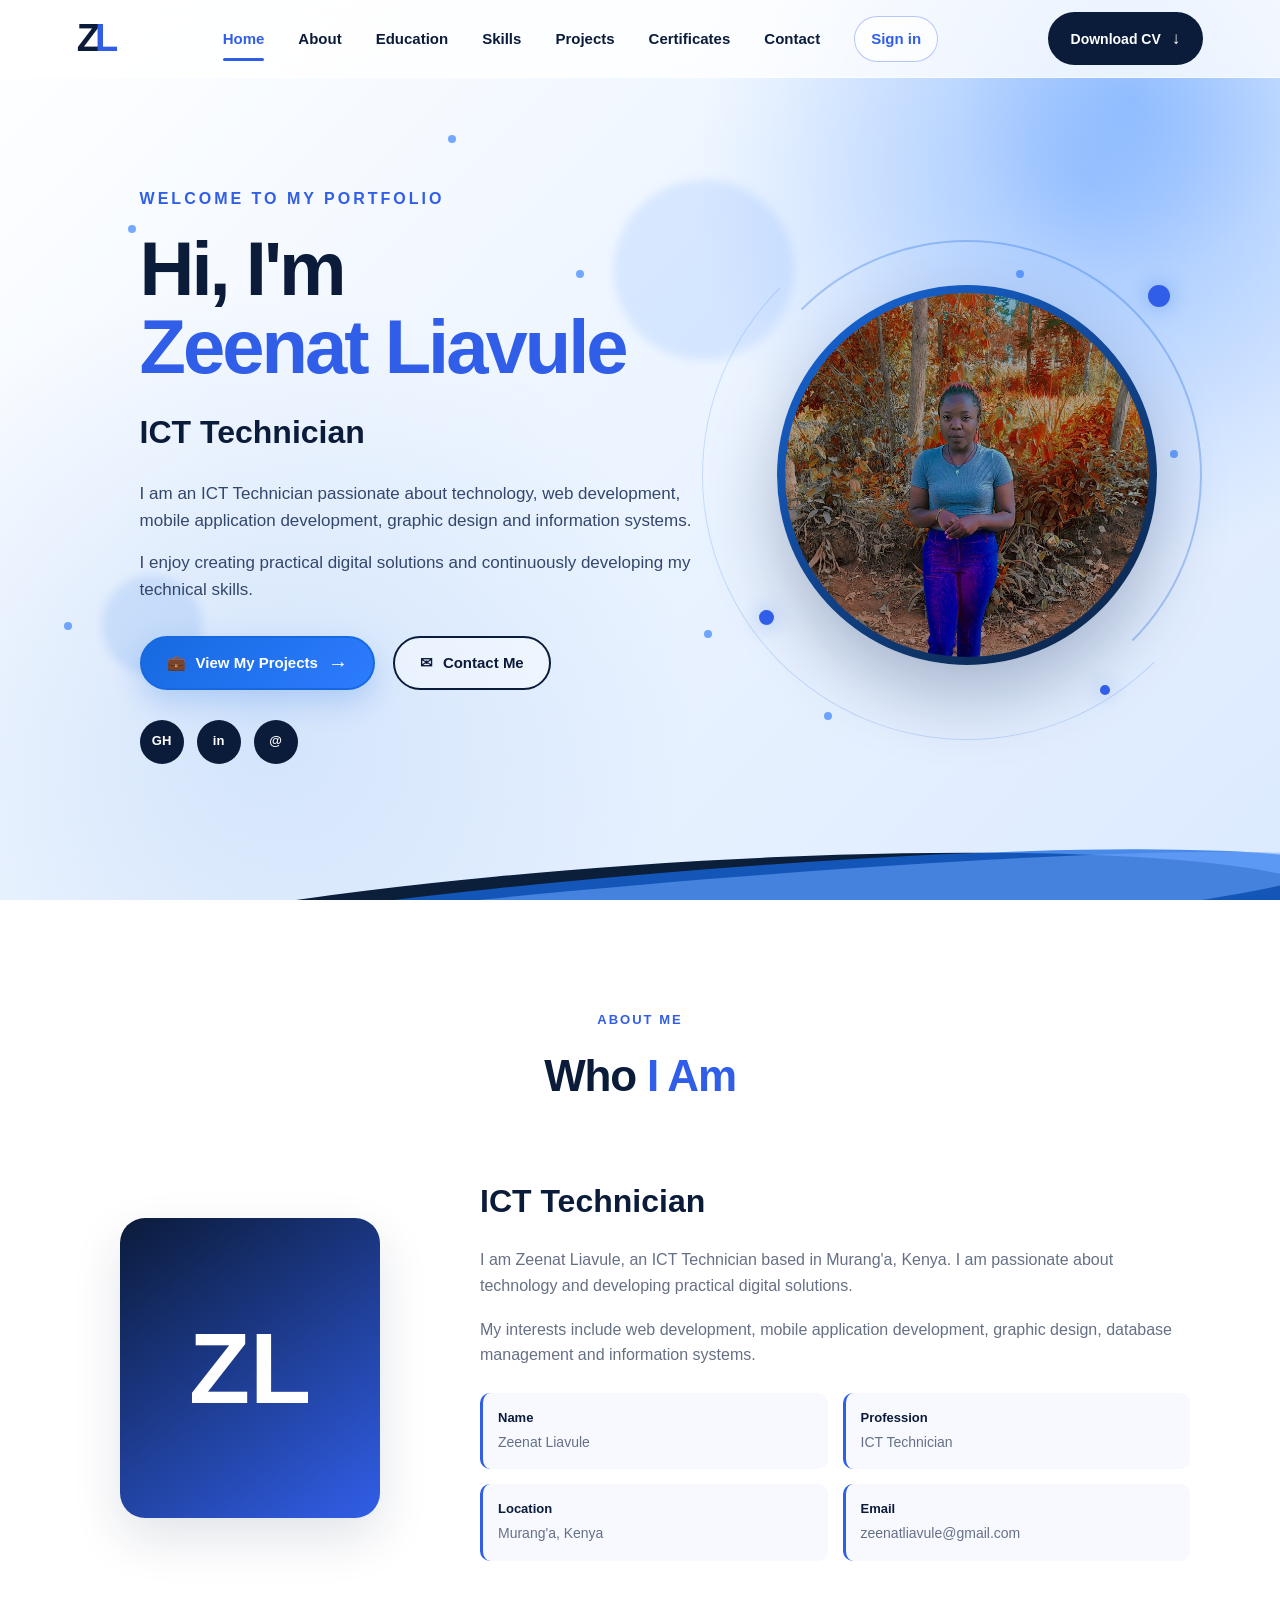
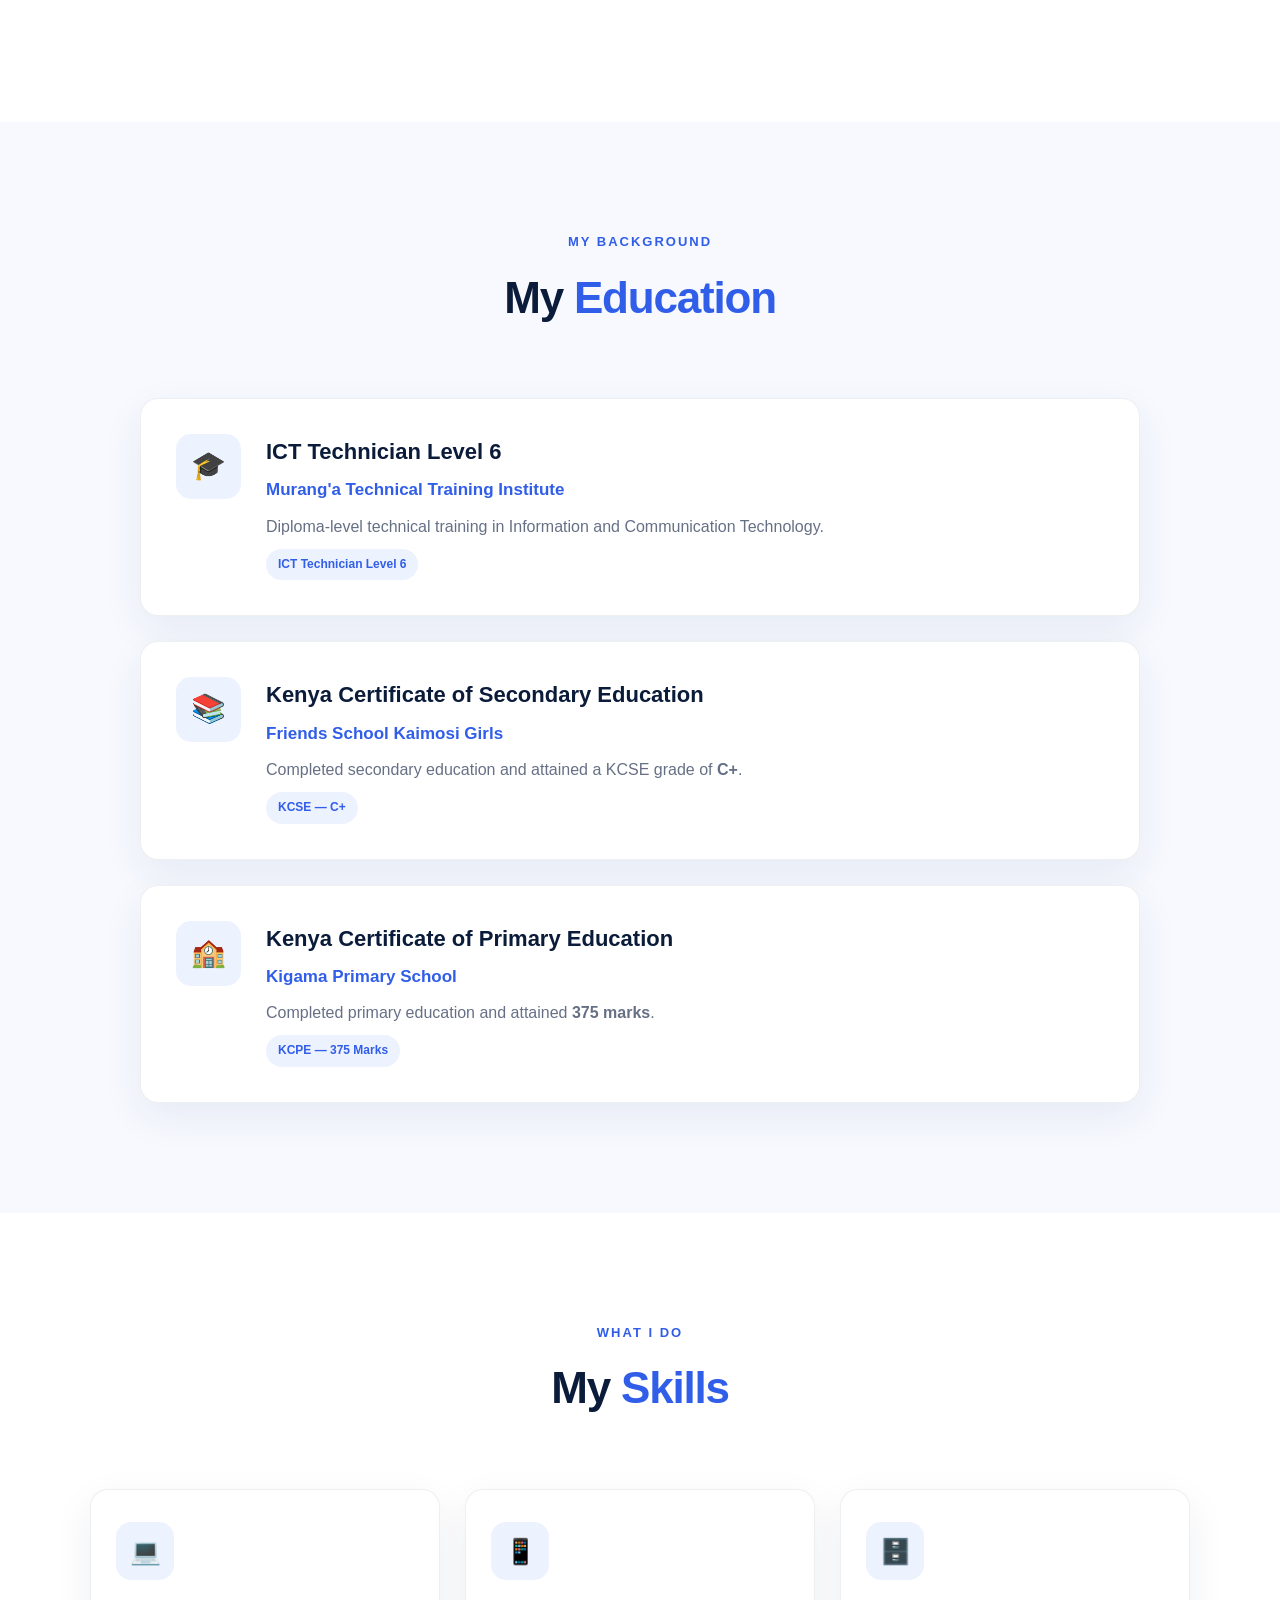
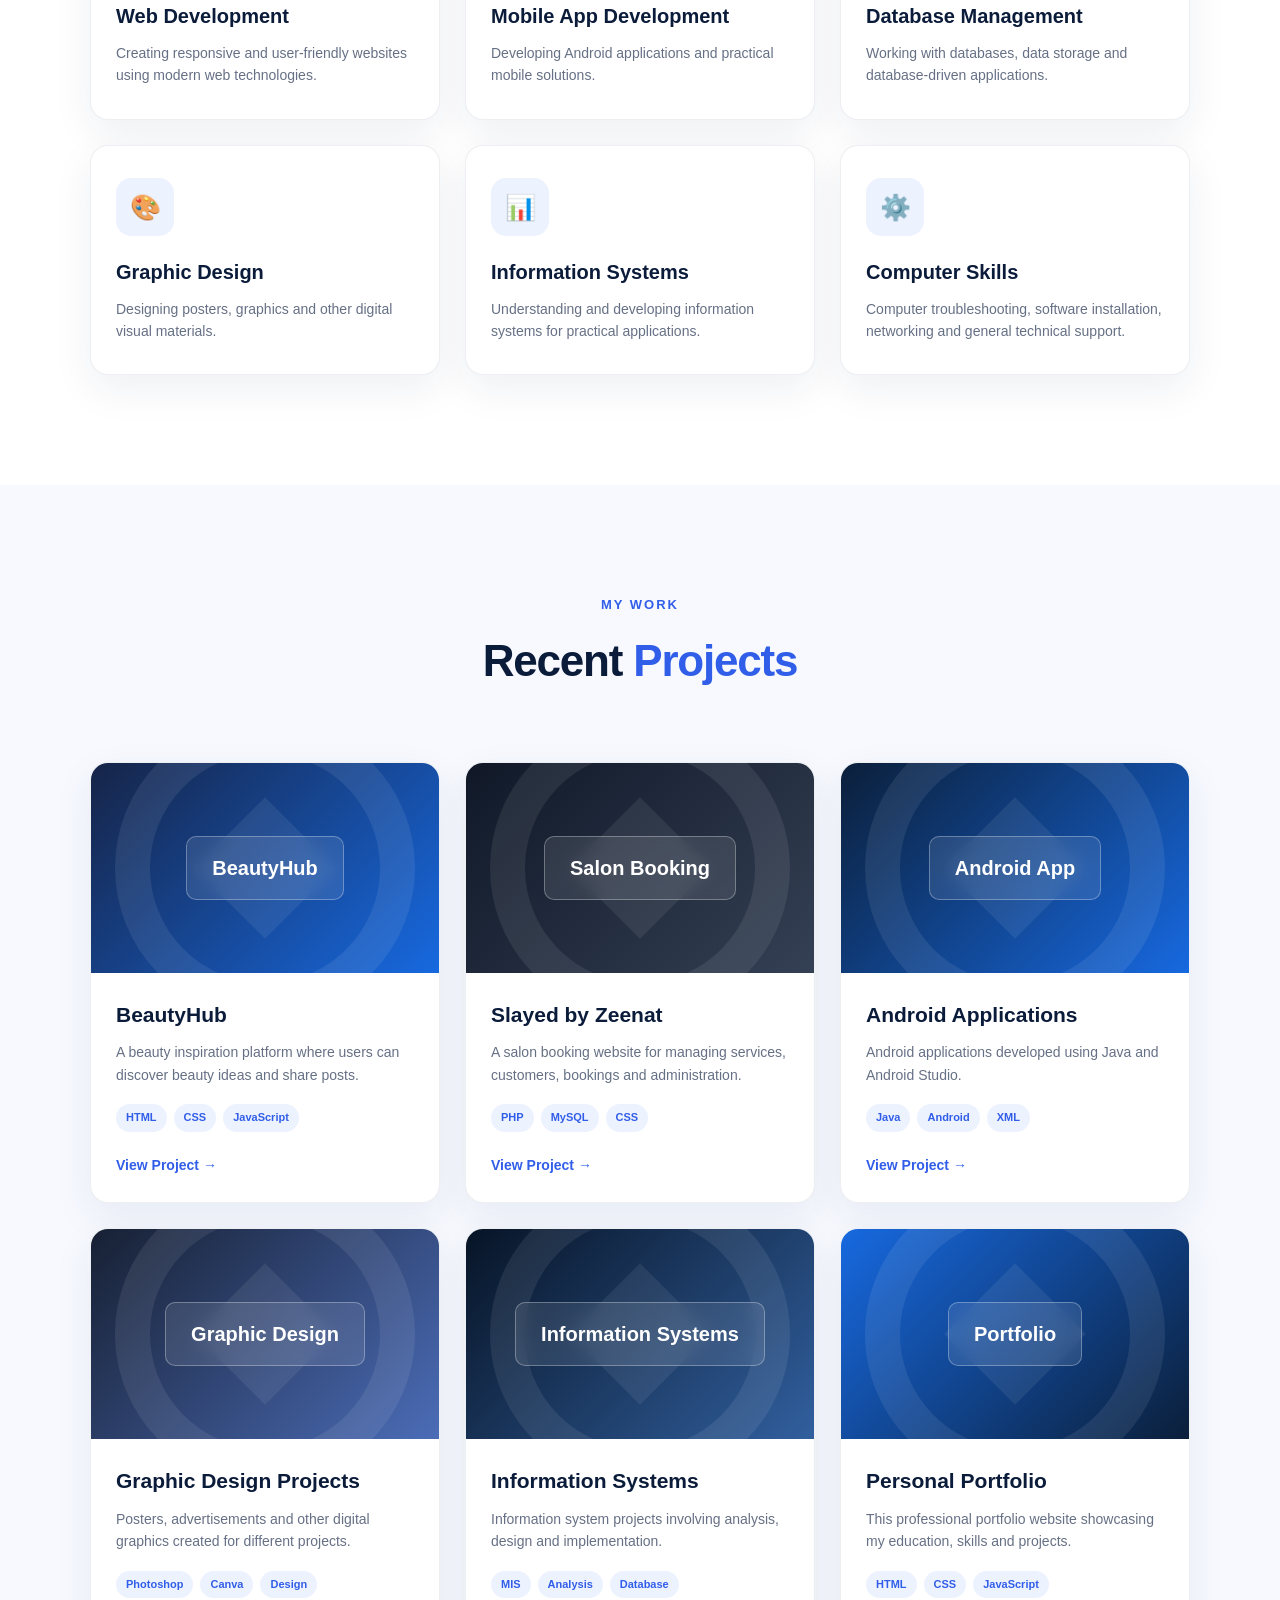
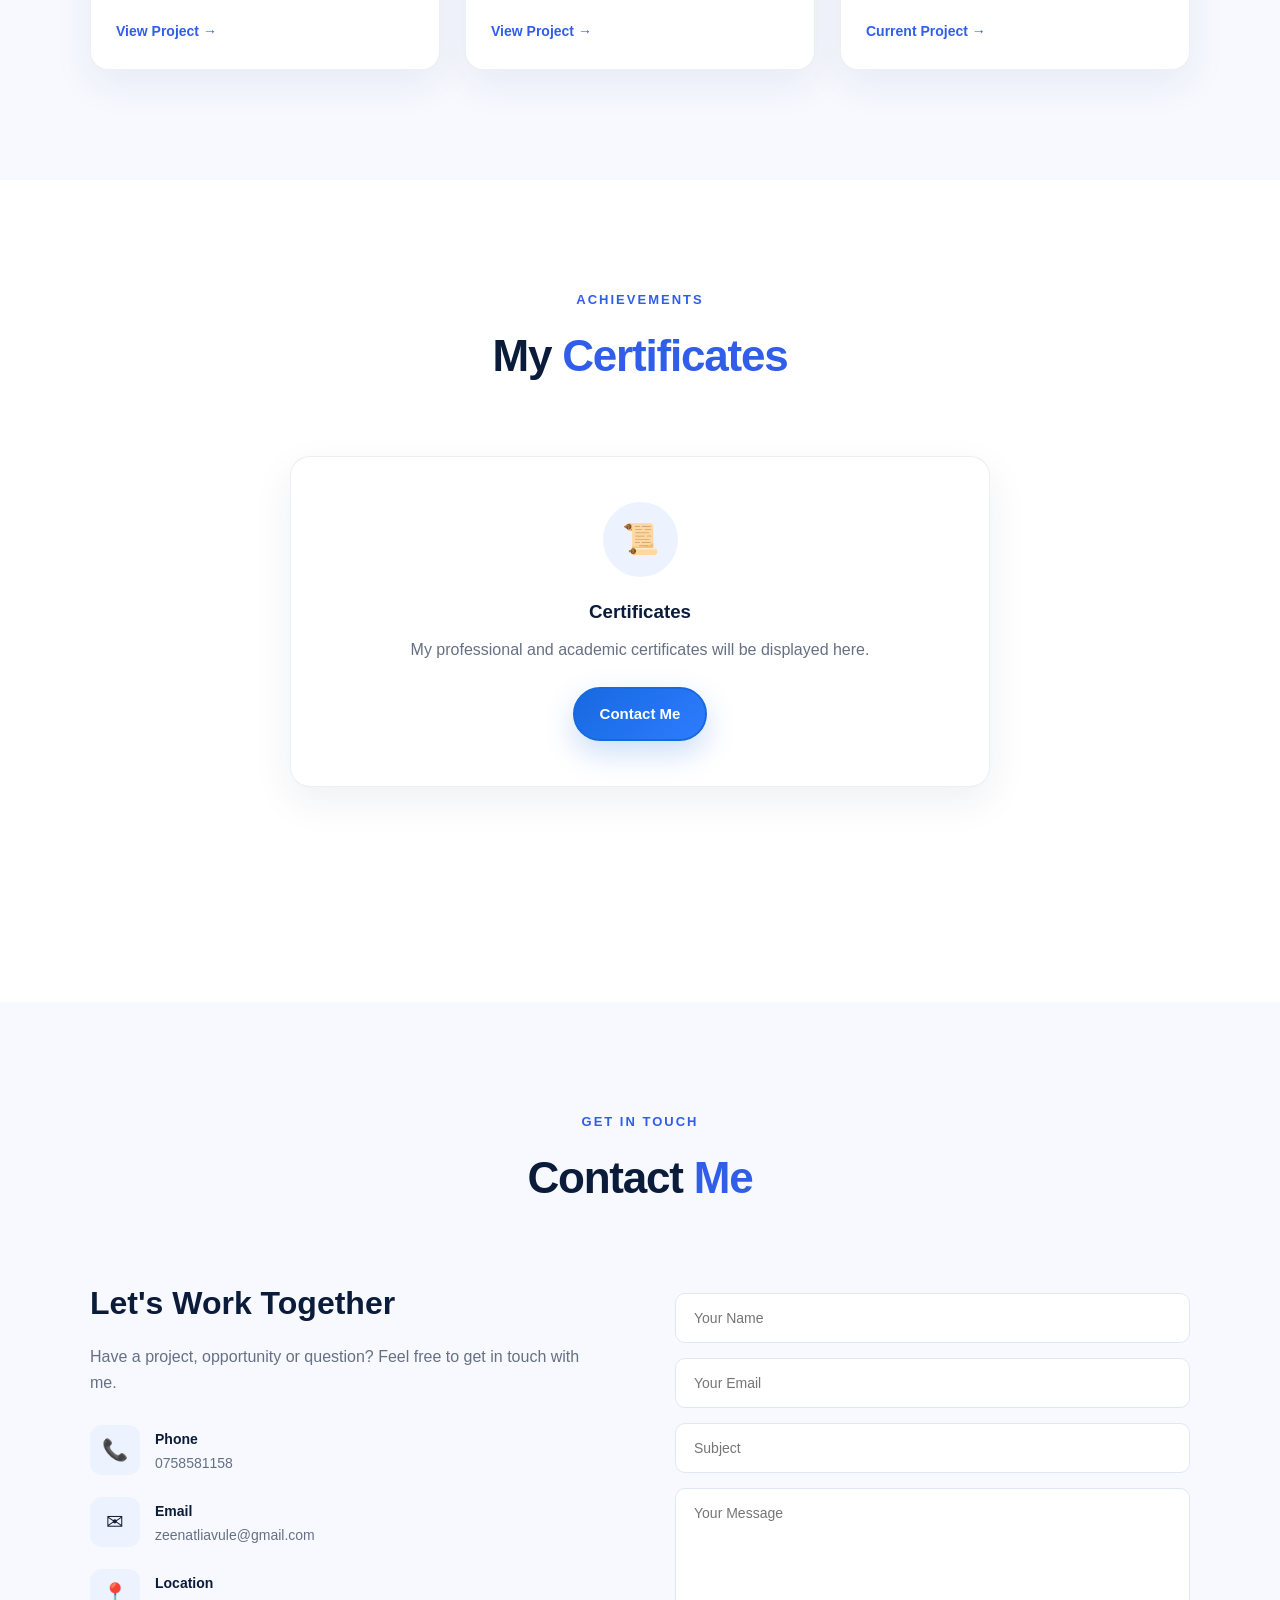
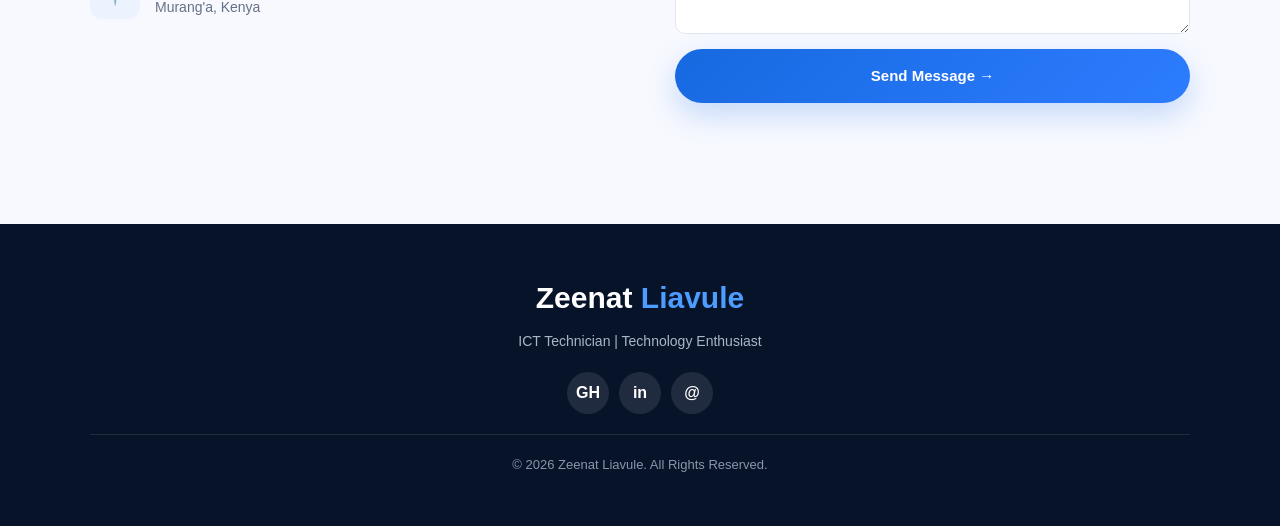
<file: index.html>
<!DOCTYPE html>
<html lang="en">
<head>
    <meta charset="UTF-8">
    <meta name="viewport" content="width=device-width, initial-scale=1.0">

    <title>Zeenat Liavule | ICT Technician</title>

    <link rel="stylesheet" href="css/style.css">
</head>

<body>

<!-- =========================
     NAVIGATION
========================= -->
<header class="navbar">

    <a href="#home" class="logo">
        Z<span>L</span>
    </a>

    <nav id="navMenu">
        <a href="#home" class="active">Home</a>
        <a href="#about">About</a>
        <a href="#education">Education</a>
        <a href="#skills">Skills</a>
        <a href="#projects">Projects</a>
        <a href="#certificates">Certificates</a>
        <a href="#contact">Contact</a>
        <a href="sign-in.html" class="auth-nav-link">Sign in</a>
    </nav>

    <a href="#" class="download-cv">
        Download CV
        <span>↓</span>
    </a>

    <button class="menu-btn" id="menuBtn">
        ☰
    </button>

</header>


<!-- =========================
     HERO
========================= -->
<section class="hero" id="home">

    <!-- Animated background -->
    <div class="hero-glow glow-one"></div>
    <div class="hero-glow glow-two"></div>
    <div class="hero-particles">
        <span></span>
        <span></span>
        <span></span>
        <span></span>
        <span></span>
        <span></span>
        <span></span>
        <span></span>
    </div>

    <!-- Decorative waves -->
    <div class="wave wave-one"></div>
    <div class="wave wave-two"></div>
    <div class="wave wave-three"></div>


    <div class="hero-content">

        <p class="welcome">
            WELCOME TO MY PORTFOLIO
        </p>

        <h1>
            Hi, I'm
            <span>Zeenat Liavule</span>
        </h1>

        <h2>
            ICT Technician
        </h2>

        <p class="hero-text">
            I am an ICT Technician passionate about technology,
            web development, mobile application development,
            graphic design and information systems.
        </p>

        <p class="hero-text second-text">
            I enjoy creating practical digital solutions and
            continuously developing my technical skills.
        </p>


        <div class="hero-buttons">

            <a href="#projects" class="btn primary-btn">
                <span>💼</span>
                View My Projects
                <b>→</b>
            </a>

            <a href="#contact" class="btn secondary-btn">
                <span>✉</span>
                Contact Me
            </a>

        </div>


        <div class="social-links">

            <a href="#" title="GitHub">
                GH
            </a>

            <a href="#" title="LinkedIn">
                in
            </a>

            <a href="mailto:zeenatliavule@gmail.com" title="Email">
                @
            </a>

        </div>

    </div>


    <!-- =========================
         PROFILE IMAGE
    ========================= -->
    <div class="hero-image">

        <div class="image-orbit orbit-one"></div>
        <div class="image-orbit orbit-two"></div>

        <div class="image-circle">

            <img
                src="images/profile.jpg"
                alt="Zeenat Liavule"
            >

        </div>

        <div class="floating-dot dot-one"></div>
        <div class="floating-dot dot-two"></div>
        <div class="floating-dot dot-three"></div>

    </div>

</section>


<!-- =========================
     ABOUT
========================= -->
<section class="section" id="about">

    <div class="section-title">
        <p>ABOUT ME</p>
        <h2>Who <span>I Am</span></h2>
    </div>

    <div class="about-content">

        <div class="about-image">

            <div class="about-placeholder">
                <span>ZL</span>
            </div>

        </div>

        <div class="about-text">

            <h3>ICT Technician</h3>

            <p>
                I am Zeenat Liavule, an ICT Technician based in
                Murang'a, Kenya. I am passionate about technology
                and developing practical digital solutions.
            </p>

            <p>
                My interests include web development, mobile
                application development, graphic design,
                database management and information systems.
            </p>

            <div class="about-info">

                <div>
                    <strong>Name</strong>
                    <span>Zeenat Liavule</span>
                </div>

                <div>
                    <strong>Profession</strong>
                    <span>ICT Technician</span>
                </div>

                <div>
                    <strong>Location</strong>
                    <span>Murang'a, Kenya</span>
                </div>

                <div>
                    <strong>Email</strong>
                    <span>zeenatliavule@gmail.com</span>
                </div>

            </div>

        </div>

    </div>

</section>


<!-- =========================
     EDUCATION
========================= -->
<section class="section alternate" id="education">

    <div class="section-title">
        <p>MY BACKGROUND</p>
        <h2>My <span>Education</span></h2>
    </div>

    <div class="education-container">

        <div class="education-card">

            <div class="education-icon">
                🎓
            </div>

            <div>
                <h3>ICT Technician Level 6</h3>
                <h4>Murang'a Technical Training Institute</h4>

                <p>
                    Diploma-level technical training in
                    Information and Communication Technology.
                </p>

                <span class="education-date">
                    ICT Technician Level 6
                </span>
            </div>

        </div>


        <div class="education-card">

            <div class="education-icon">
                📚
            </div>

            <div>
                <h3>Kenya Certificate of Secondary Education</h3>
                <h4>Friends School Kaimosi Girls</h4>

                <p>
                    Completed secondary education and attained
                    a KCSE grade of <strong>C+</strong>.
                </p>

                <span class="education-date">
                    KCSE — C+
                </span>
            </div>

        </div>


        <div class="education-card">

            <div class="education-icon">
                🏫
            </div>

            <div>
                <h3>Kenya Certificate of Primary Education</h3>
                <h4>Kigama Primary School</h4>

                <p>
                    Completed primary education and attained
                    <strong>375 marks</strong>.
                </p>

                <span class="education-date">
                    KCPE — 375 Marks
                </span>
            </div>

        </div>

    </div>

</section>


<!-- =========================
     SKILLS
========================= -->
<section class="section" id="skills">

    <div class="section-title">
        <p>WHAT I DO</p>
        <h2>My <span>Skills</span></h2>
    </div>

    <div class="skills-container">

        <div class="skill-card">
            <div class="skill-icon">💻</div>
            <h3>Web Development</h3>
            <p>
                Creating responsive and user-friendly websites
                using modern web technologies.
            </p>
        </div>

        <div class="skill-card">
            <div class="skill-icon">📱</div>
            <h3>Mobile App Development</h3>
            <p>
                Developing Android applications and practical
                mobile solutions.
            </p>
        </div>

        <div class="skill-card">
            <div class="skill-icon">🗄️</div>
            <h3>Database Management</h3>
            <p>
                Working with databases, data storage and
                database-driven applications.
            </p>
        </div>

        <div class="skill-card">
            <div class="skill-icon">🎨</div>
            <h3>Graphic Design</h3>
            <p>
                Designing posters, graphics and other
                digital visual materials.
            </p>
        </div>

        <div class="skill-card">
            <div class="skill-icon">📊</div>
            <h3>Information Systems</h3>
            <p>
                Understanding and developing information
                systems for practical applications.
            </p>
        </div>

        <div class="skill-card">
            <div class="skill-icon">⚙️</div>
            <h3>Computer Skills</h3>
            <p>
                Computer troubleshooting, software installation,
                networking and general technical support.
            </p>
        </div>

    </div>

</section>


<!-- =========================
     PROJECTS
========================= -->
<section class="section alternate" id="projects">

    <div class="section-title">
        <p>MY WORK</p>
        <h2>Recent <span>Projects</span></h2>
    </div>

    <div class="projects-container">

        <div class="project-card">

            <div class="project-image project-beautyhub">
                <div class="project-overlay">
                    <span>BeautyHub</span>
                </div>
            </div>

            <div class="project-content">
                <h3>BeautyHub</h3>

                <p>
                    A beauty inspiration platform where users
                    can discover beauty ideas and share posts.
                </p>

                <div class="project-tags">
                    <span>HTML</span>
                    <span>CSS</span>
                    <span>JavaScript</span>
                </div>

                <a href="#" class="project-link">
                    View Project →
                </a>
            </div>

        </div>


        <div class="project-card">

            <div class="project-image project-salon">
                <div class="project-overlay">
                    <span>Salon Booking</span>
                </div>
            </div>

            <div class="project-content">
                <h3>Slayed by Zeenat</h3>

                <p>
                    A salon booking website for managing services,
                    customers, bookings and administration.
                </p>

                <div class="project-tags">
                    <span>PHP</span>
                    <span>MySQL</span>
                    <span>CSS</span>
                </div>

                <a href="#" class="project-link">
                    View Project →
                </a>
            </div>

        </div>


        <div class="project-card">

            <div class="project-image project-android">
                <div class="project-overlay">
                    <span>Android App</span>
                </div>
            </div>

            <div class="project-content">
                <h3>Android Applications</h3>

                <p>
                    Android applications developed using
                    Java and Android Studio.
                </p>

                <div class="project-tags">
                    <span>Java</span>
                    <span>Android</span>
                    <span>XML</span>
                </div>

                <a href="#" class="project-link">
                    View Project →
                </a>
            </div>

        </div>


        <div class="project-card">

            <div class="project-image project-design">
                <div class="project-overlay">
                    <span>Graphic Design</span>
                </div>
            </div>

            <div class="project-content">
                <h3>Graphic Design Projects</h3>

                <p>
                    Posters, advertisements and other digital
                    graphics created for different projects.
                </p>

                <div class="project-tags">
                    <span>Photoshop</span>
                    <span>Canva</span>
                    <span>Design</span>
                </div>

                <a href="#" class="project-link">
                    View Project →
                </a>
            </div>

        </div>


        <div class="project-card">

            <div class="project-image project-mis">
                <div class="project-overlay">
                    <span>Information Systems</span>
                </div>
            </div>

            <div class="project-content">
                <h3>Information Systems</h3>

                <p>
                    Information system projects involving
                    analysis, design and implementation.
                </p>

                <div class="project-tags">
                    <span>MIS</span>
                    <span>Analysis</span>
                    <span>Database</span>
                </div>

                <a href="#" class="project-link">
                    View Project →
                </a>
            </div>

        </div>


        <div class="project-card">

            <div class="project-image project-portfolio">
                <div class="project-overlay">
                    <span>Portfolio</span>
                </div>
            </div>

            <div class="project-content">
                <h3>Personal Portfolio</h3>

                <p>
                    This professional portfolio website showcasing
                    my education, skills and projects.
                </p>

                <div class="project-tags">
                    <span>HTML</span>
                    <span>CSS</span>
                    <span>JavaScript</span>
                </div>

                <a href="#home" class="project-link">
                    Current Project →
                </a>
            </div>

        </div>

    </div>

</section>


<!-- =========================
     CERTIFICATES
========================= -->
<section class="section" id="certificates">

    <div class="section-title">
        <p>ACHIEVEMENTS</p>
        <h2>My <span>Certificates</span></h2>
    </div>

    <div class="certificate-container">

        <div class="certificate-card">

            <div class="certificate-icon">
                📜
            </div>

            <h3>Certificates</h3>

            <p>
                My professional and academic certificates
                will be displayed here.
            </p>

            <a href="#contact" class="btn primary-btn">
                Contact Me
            </a>

        </div>

    </div>

</section>


<!-- =========================
     CONTACT
========================= -->
<section class="section alternate" id="contact">

    <div class="section-title">
        <p>GET IN TOUCH</p>
        <h2>Contact <span>Me</span></h2>
    </div>

    <div class="contact-container">

        <div class="contact-info">

            <h3>Let's Work Together</h3>

            <p>
                Have a project, opportunity or question?
                Feel free to get in touch with me.
            </p>


            <div class="contact-item">

                <span>📞</span>

                <div>
                    <strong>Phone</strong>
                    <p>0758581158</p>
                </div>

            </div>


            <div class="contact-item">

                <span>✉</span>

                <div>
                    <strong>Email</strong>
                    <p>zeenatliavule@gmail.com</p>
                </div>

            </div>


            <div class="contact-item">

                <span>📍</span>

                <div>
                    <strong>Location</strong>
                    <p>Murang'a, Kenya</p>
                </div>

            </div>

        </div>


        <form class="contact-form">
            <p class="contact-status" role="status" aria-live="polite"></p>

            <input
                type="text"
                name="name"
                autocomplete="name"
                maxlength="120"
                placeholder="Your Name"
                required
            >

            <input
                type="email"
                name="email"
                autocomplete="email"
                maxlength="254"
                placeholder="Your Email"
                required
            >

            <input
                type="text"
                name="subject"
                maxlength="200"
                placeholder="Subject"
                required
            >

            <textarea
                name="message"
                rows="7"
                maxlength="5000"
                placeholder="Your Message"
                required
            ></textarea>

            <button
                type="submit"
                class="btn primary-btn"
            >
                Send Message →
            </button>

        </form>

    </div>

</section>


<!-- =========================
     FOOTER
========================= -->
<footer>

    <div class="footer-content">

        <h2>
            Zeenat <span>Liavule</span>
        </h2>

        <p>
            ICT Technician | Technology Enthusiast
        </p>

        <div class="footer-socials">

            <a href="#">GH</a>
            <a href="#">in</a>
            <a href="mailto:zeenatliavule@gmail.com">@</a>

        </div>

        <div class="copyright">
            <p>
                © 2026 Zeenat Liavule. All Rights Reserved.
            </p>
        </div>

    </div>

</footer>


<script type="module" src="js/script.js"></script>

<!-- Require sign-in before showing the portfolio. -->
<script type="module" src="js/require-auth.js"></script>
</body>
</html>
</file>
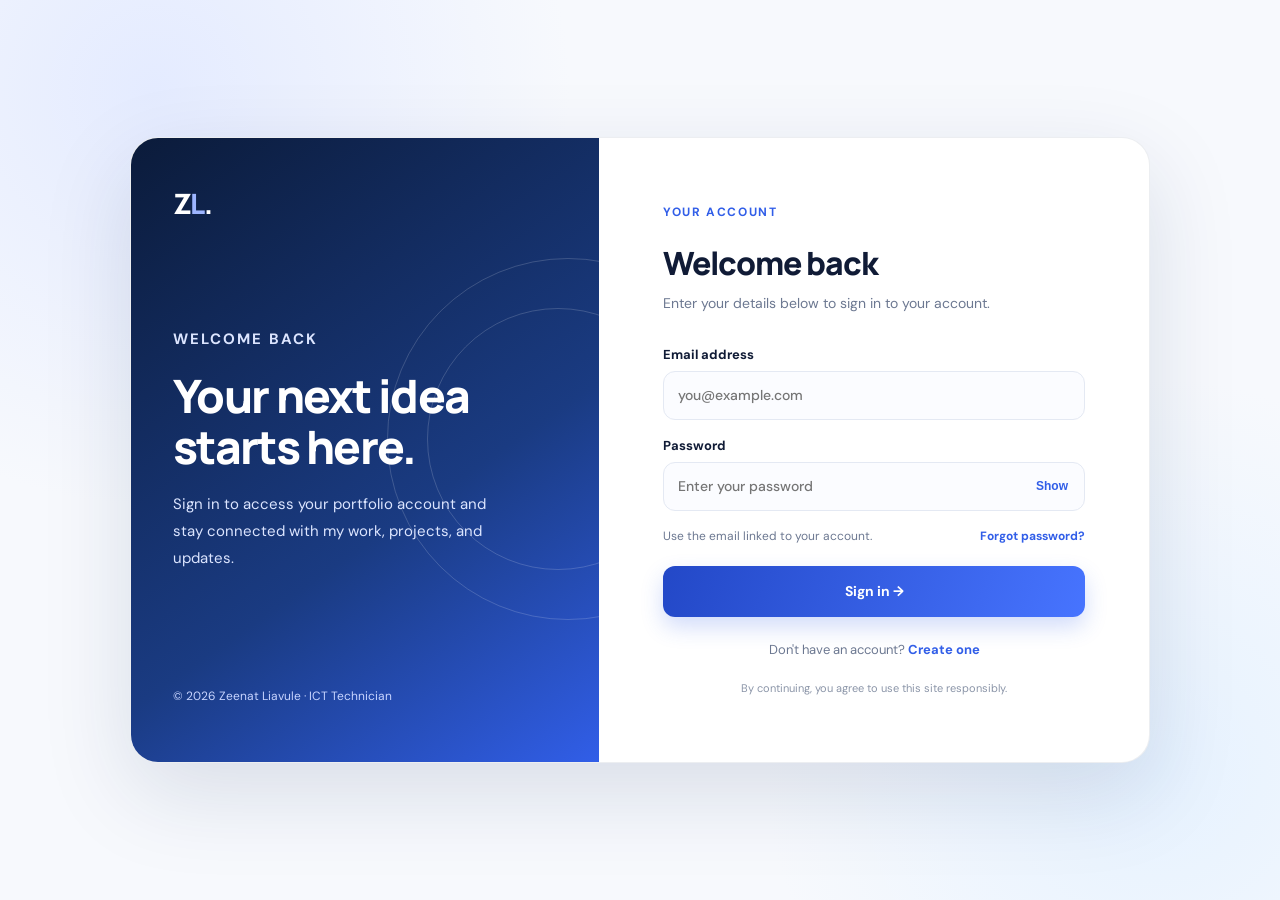
<file: sign-in.html>
<!doctype html>
<html lang="en">
<head>
  <meta charset="utf-8"><meta name="viewport" content="width=device-width,initial-scale=1">
  <meta name="theme-color" content="#0b1b3a">
  <title>Sign in | Zeenat Liavule</title>
  <link rel="stylesheet" href="css/auth.css">
</head>
<body>
  <main class="auth-shell">
    <aside class="auth-aside">
      <div class="brand" aria-label="Zeenat Liavule">Z<span>L</span>.</div>
      <div class="aside-copy"><p class="eyebrow">WELCOME BACK</p><h1>Your next idea starts here.</h1><p>Sign in to access your portfolio account and stay connected with my work, projects, and updates.</p></div>
      <p class="aside-foot">© <span id="year"></span> Zeenat Liavule · ICT Technician</p>
    </aside>
    <section class="auth-main">
      <div class="mobile-brand" aria-label="Zeenat Liavule">Z<span>L</span>.</div>
      <p class="form-eyebrow">Your account</p><h2>Welcome back</h2><p class="subtext">Enter your details below to sign in to your account.</p>
      <form id="authForm" data-mode="signin">
        <div class="field"><label for="email">Email address</label><input id="email" name="email" type="email" autocomplete="email" placeholder="you@example.com" required></div>
        <div class="field"><label for="password">Password</label><div class="password-wrap"><input id="password" name="password" type="password" autocomplete="current-password" minlength="6" placeholder="Enter your password" required><button class="toggle-password" type="button" data-toggle="password">Show</button></div></div>
        <div class="form-row"><span>Use the email linked to your account.</span><a href="#" id="forgotPassword">Forgot password?</a></div>
        <button class="primary-submit" type="submit">Sign in <span aria-hidden="true">→</span></button>
        <div class="message" id="message" role="status" aria-live="polite"></div>
      </form>
      <p class="auth-switch">Don't have an account? <a href="sign-up.html">Create one</a></p>
      <p class="terms">By continuing, you agree to use this site responsibly.</p>
    </section>
  </main>
  <script>document.getElementById('year').textContent=new Date().getFullYear();</script>
  <script type="module" src="js/auth.js"></script>
</body></html>
</file>
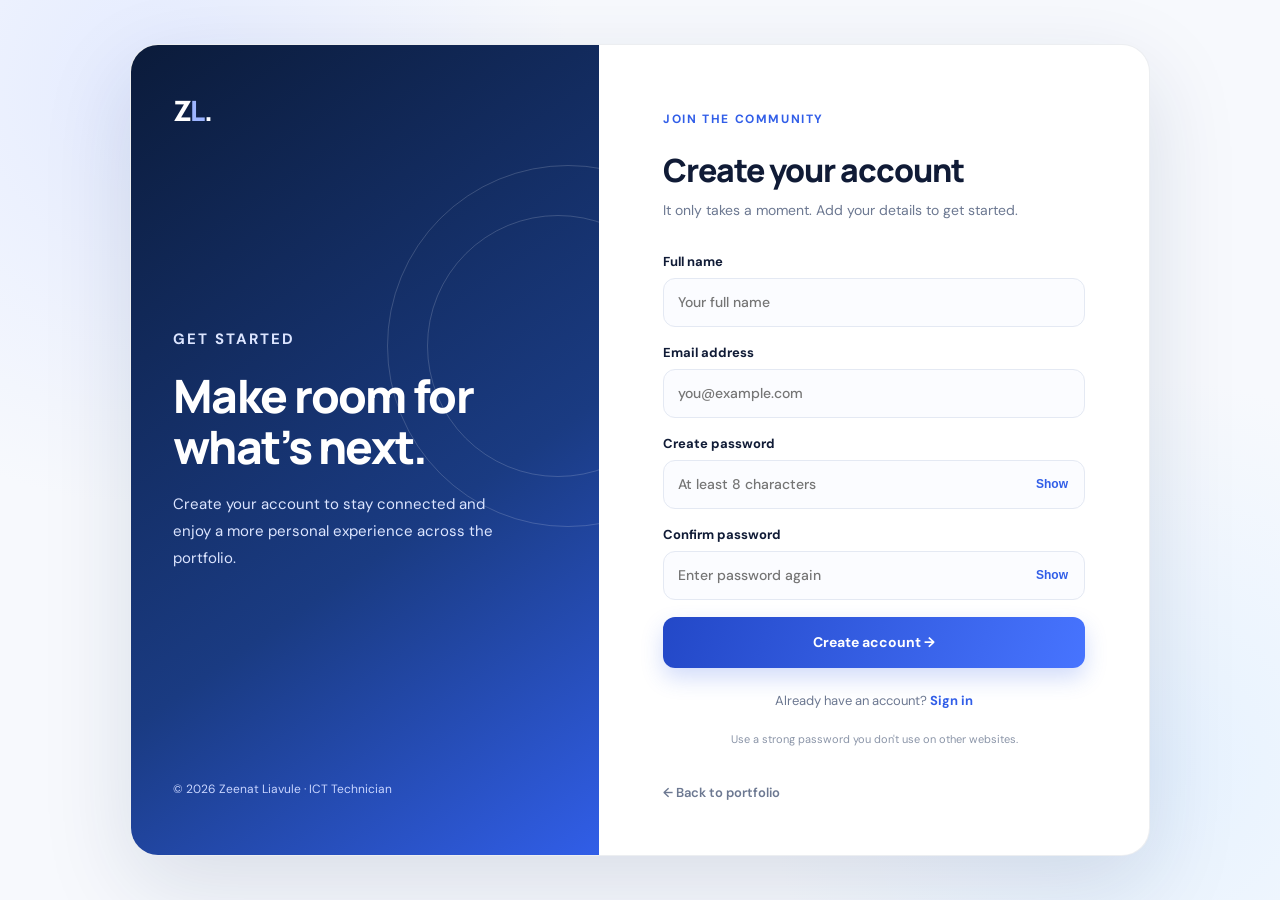
<file: sign-up.html>
<!doctype html>
<html lang="en">
<head>
  <meta charset="utf-8"><meta name="viewport" content="width=device-width,initial-scale=1">
  <meta name="theme-color" content="#0b1b3a">
  <title>Create account | Zeenat Liavule</title>
  <link rel="stylesheet" href="css/auth.css">
</head>
<body>
  <main class="auth-shell">
    <aside class="auth-aside">
      <a class="brand" href="index.html">Z<span>L</span>.</a>
      <div class="aside-copy"><p class="eyebrow">GET STARTED</p><h1>Make room for what’s next.</h1><p>Create your account to stay connected and enjoy a more personal experience across the portfolio.</p></div>
      <p class="aside-foot">© <span id="year"></span> Zeenat Liavule · ICT Technician</p>
    </aside>
    <section class="auth-main">
      <a class="mobile-brand" href="index.html">Z<span>L</span>.</a>
      <p class="form-eyebrow">Join the community</p><h2>Create your account</h2><p class="subtext">It only takes a moment. Add your details to get started.</p>
      <form id="authForm" data-mode="signup">
        <div class="field"><label for="fullName">Full name</label><input id="fullName" name="fullName" type="text" autocomplete="name" placeholder="Your full name" required maxlength="80"></div>
        <div class="field"><label for="email">Email address</label><input id="email" name="email" type="email" autocomplete="email" placeholder="you@example.com" required></div>
        <div class="field"><label for="password">Create password</label><div class="password-wrap"><input id="password" name="password" type="password" autocomplete="new-password" minlength="8" placeholder="At least 8 characters" required><button class="toggle-password" type="button" data-toggle="password">Show</button></div></div>
        <div class="field"><label for="confirmPassword">Confirm password</label><div class="password-wrap"><input id="confirmPassword" name="confirmPassword" type="password" autocomplete="new-password" minlength="8" placeholder="Enter password again" required><button class="toggle-password" type="button" data-toggle="confirmPassword">Show</button></div></div>
        <button class="primary-submit" type="submit">Create account <span aria-hidden="true">→</span></button>
        <div class="message" id="message" role="status" aria-live="polite"></div>
      </form>
      <p class="auth-switch">Already have an account? <a href="sign-in.html">Sign in</a></p>
      <p class="terms">Use a strong password you don't use on other websites.</p>
      <a class="back-link" href="index.html">← Back to portfolio</a>
    </section>
  </main>
  <script>document.getElementById('year').textContent=new Date().getFullYear();</script>
  <script type="module" src="js/auth.js"></script>
</body></html>
</file>
<file: css/style.css>
/* =========================================
   ZEENAT LIAVULE PORTFOLIO
   MODERN BLUE FUTURISTIC DESIGN
========================================= */

* {
    margin: 0;
    padding: 0;
    box-sizing: border-box;
}

html {
    scroll-behavior: smooth;
}

body {
    font-family: Arial, Helvetica, sans-serif;
    background: #ffffff;
    color: #172033;
    line-height: 1.6;
    overflow-x: hidden;
}

a {
    text-decoration: none;
    color: inherit;
}

img {
    max-width: 100%;
    display: block;
}

button,
input,
textarea {
    font-family: inherit;
}

:root {
    --navy: #071d49;
    --dark-navy: #031432;
    --blue: #1769e0;
    --bright-blue: #2d7cff;
    --light-blue: #eaf3ff;
    --very-light-blue: #f5f9ff;
    --white: #ffffff;
    --text: #172033;
    --gray: #667085;
    --border: #dce6f5;

    --shadow:
        0 20px 50px rgba(7, 29, 73, 0.12);

    --transition: 0.3s ease;
}


/* =========================================
   NAVBAR
========================================= */

.navbar {
    position: fixed;
    top: 0;
    left: 0;

    width: 100%;
    height: 78px;

    padding: 0 6%;

    display: flex;
    align-items: center;
    justify-content: space-between;

    background: rgba(255, 255, 255, 0.78);
    backdrop-filter: blur(18px);

    border-bottom: 1px solid rgba(255, 255, 255, 0.5);

    z-index: 1000;
}


/* Logo */

.logo {
    font-size: 38px;
    font-weight: 900;

    color: var(--navy);

    letter-spacing: -5px;

    transition: var(--transition);
}

.logo span {
    color: var(--blue);
}

.logo:hover {
    transform: scale(1.05);
}


/* Navigation */

.navbar nav {
    display: flex;
    align-items: center;
    gap: 34px;
}

.navbar nav a {
    position: relative;

    color: var(--navy);

    font-size: 15px;
    font-weight: 700;

    transition: var(--transition);
}

.navbar nav a:hover,
.navbar nav a.active {
    color: var(--blue);
}

.navbar nav a::after {
    content: "";

    position: absolute;

    left: 0;
    bottom: -10px;

    width: 0;
    height: 3px;

    border-radius: 10px;

    background: var(--blue);

    transition: var(--transition);
}

.navbar nav a:hover::after,
.navbar nav a.active::after {
    width: 100%;
}


/* Download CV */

.download-cv {
    padding: 13px 23px;

    background: var(--navy);
    color: white;

    border-radius: 30px;

    font-size: 14px;
    font-weight: 700;

    transition: var(--transition);
}

.download-cv span {
    margin-left: 7px;
    font-size: 17px;
}

.download-cv:hover {
    background: var(--blue);
    transform: translateY(-3px);

    box-shadow:
        0 10px 25px rgba(23, 105, 224, 0.25);
}

.menu-btn {
    display: none;

    border: none;
    background: transparent;

    font-size: 28px;
    color: var(--navy);

    cursor: pointer;
}


/* =========================================
   HERO
========================================= */

.hero {
    min-height: 100vh;

    padding: 130px 7% 80px;

    display: flex;
    align-items: center;
    justify-content: space-between;

    gap: 50px;

    position: relative;
    overflow: hidden;

    background:
        radial-gradient(
            circle at 85% 20%,
            rgba(54, 132, 255, 0.35),
            transparent 30%
        ),
        radial-gradient(
            circle at 20% 80%,
            rgba(23, 105, 224, 0.12),
            transparent 35%
        ),
        linear-gradient(
            135deg,
            #ffffff 0%,
            #edf5ff 45%,
            #dceaff 100%
        );
}


/* Animated light background */

.hero::before {
    content: "";

    position: absolute;

    width: 700px;
    height: 700px;

    right: -200px;
    top: -250px;

    border-radius: 50%;

    background:
        radial-gradient(
            circle,
            rgba(69, 143, 255, 0.35),
            rgba(69, 143, 255, 0.08),
            transparent 70%
        );

    animation: backgroundPulse 8s ease-in-out infinite;
}

@keyframes backgroundPulse {

    0%,
    100% {
        transform: scale(1);
        opacity: 0.7;
    }

    50% {
        transform: scale(1.15);
        opacity: 1;
    }
}


/* Hero glow */

.hero-glow {
    position: absolute;

    border-radius: 50%;

    filter: blur(5px);

    pointer-events: none;
}

.glow-one {
    width: 180px;
    height: 180px;

    right: 38%;
    top: 20%;

    background: rgba(45, 124, 255, 0.12);

    animation: floatGlow 7s ease-in-out infinite;
}

.glow-two {
    width: 100px;
    height: 100px;

    left: 8%;
    bottom: 25%;

    background: rgba(23, 105, 224, 0.12);

    animation: floatGlow 9s ease-in-out infinite reverse;
}

@keyframes floatGlow {

    0%,
    100% {
        transform: translateY(0) translateX(0);
    }

    50% {
        transform: translateY(-25px) translateX(15px);
    }
}


/* =========================================
   PARTICLES
========================================= */

.hero-particles span {
    position: absolute;

    width: 8px;
    height: 8px;

    border-radius: 50%;

    background: #2d7cff;

    opacity: 0.65;

    animation: particleMove 7s ease-in-out infinite;
}

.hero-particles span:nth-child(1) {
    left: 10%;
    top: 25%;
}

.hero-particles span:nth-child(2) {
    left: 35%;
    top: 15%;
}

.hero-particles span:nth-child(3) {
    left: 55%;
    top: 70%;
}

.hero-particles span:nth-child(4) {
    right: 20%;
    top: 30%;
}

.hero-particles span:nth-child(5) {
    right: 8%;
    top: 50%;
}

.hero-particles span:nth-child(6) {
    left: 45%;
    top: 30%;
}

.hero-particles span:nth-child(7) {
    left: 5%;
    bottom: 30%;
}

.hero-particles span:nth-child(8) {
    right: 35%;
    bottom: 20%;
}

@keyframes particleMove {

    0%,
    100% {
        transform: translate(0, 0);
        opacity: 0.35;
    }

    50% {
        transform: translate(20px, -25px);
        opacity: 1;
    }
}


/* =========================================
   HERO CONTENT
========================================= */

.hero-content {
    max-width: 650px;

    position: relative;
    z-index: 5;

    animation: heroText 1s ease-out;
}

@keyframes heroText {

    from {
        opacity: 0;
        transform: translateX(-40px);
    }

    to {
        opacity: 1;
        transform: translateX(0);
    }
}

.welcome {
    color: var(--blue);

    font-size: 16px;
    font-weight: 800;

    letter-spacing: 3px;

    margin-bottom: 18px;
}

.hero h1 {
    color: var(--navy);

    font-size: clamp(48px, 6vw, 76px);

    line-height: 1.03;

    letter-spacing: -3px;

    margin-bottom: 20px;
}

.hero h1 span {
    display: block;
    color: var(--blue);
}

.hero h2 {
    color: var(--navy);

    font-size: 32px;

    margin-bottom: 22px;
}

.hero-text {
    max-width: 620px;

    color: #34476b;

    font-size: 17px;

    margin-bottom: 15px;
}

.second-text {
    margin-bottom: 32px;
}


/* =========================================
   BUTTONS
========================================= */

.hero-buttons {
    display: flex;
    gap: 18px;

    flex-wrap: wrap;
}

.btn {
    min-height: 54px;

    padding: 0 25px;

    display: inline-flex;
    align-items: center;
    justify-content: center;

    gap: 10px;

    border-radius: 30px;

    font-size: 15px;
    font-weight: 800;

    transition: var(--transition);
}

.primary-btn {
    background: linear-gradient(
        135deg,
        #1769e0,
        #2d7cff
    );

    color: white;

    border: 2px solid #1769e0;

    box-shadow:
        0 12px 30px rgba(23, 105, 224, 0.22);
}

.primary-btn:hover {
    transform: translateY(-4px);

    box-shadow:
        0 18px 35px rgba(23, 105, 224, 0.3);
}

.primary-btn b {
    font-size: 20px;
}

.secondary-btn {
    color: var(--navy);

    background: rgba(255, 255, 255, 0.4);

    border: 2px solid var(--navy);
}

.secondary-btn:hover {
    background: var(--navy);
    color: white;

    transform: translateY(-4px);
}


/* =========================================
   SOCIAL LINKS
========================================= */

.social-links {
    display: flex;

    gap: 13px;

    margin-top: 30px;
}

.social-links a {
    width: 44px;
    height: 44px;

    display: flex;
    align-items: center;
    justify-content: center;

    border-radius: 50%;

    background: var(--navy);

    color: white;

    font-size: 13px;
    font-weight: 800;

    transition: var(--transition);
}

.social-links a:hover {
    background: var(--blue);

    transform: translateY(-5px);

    box-shadow:
        0 10px 20px rgba(23, 105, 224, 0.25);
}


/* =========================================
   HERO PROFILE
========================================= */

.hero-image {
    width: 500px;
    height: 560px;

    position: relative;

    display: flex;
    align-items: center;
    justify-content: center;

    z-index: 5;

    animation: imageEnter 1.1s ease-out;
}

@keyframes imageEnter {

    from {
        opacity: 0;
        transform: translateX(50px) scale(0.9);
    }

    to {
        opacity: 1;
        transform: translateX(0) scale(1);
    }
}


/* Profile */
.image-circle {
    width: 380px;
    height: 380px;

    padding: 8px;

    position: relative;
    z-index: 5;

    overflow: hidden;

    border-radius: 50%;

    background: linear-gradient(
        145deg,
        #1769e0,
        #0b1f3a
    );

    box-shadow:
        0 30px 70px rgba(7, 29, 73, 0.28);

    animation: profileFloat 6s ease-in-out infinite;
}

.image-circle img {
    width: 100%;
    height: 100%;

    object-fit: cover;

    /* Focuses image towards the top to keep face fully visible */
    object-position: top center;

    border-radius: 50%;
}

/* =========================================
   PROFILE ORBITS
========================================= */

.image-orbit {
    position: absolute;

    border-radius: 50%;

    pointer-events: none;
}

.orbit-one {
    width: 470px;
    height: 470px;

    border:
        2px solid rgba(23, 105, 224, 0.3);

    border-left-color: transparent;
    border-bottom-color: transparent;

    animation:
        orbitRotate 12s linear infinite;
}

.orbit-two {
    width: 530px;
    height: 530px;

    border:
        1px solid rgba(23, 105, 224, 0.18);

    border-right-color: transparent;
    border-top-color: transparent;

    animation:
        orbitRotateReverse 18s linear infinite;
}

@keyframes orbitRotate {

    from {
        transform: rotate(0);
    }

    to {
        transform: rotate(360deg);
    }
}

@keyframes orbitRotateReverse {

    from {
        transform: rotate(360deg);
    }

    to {
        transform: rotate(0);
    }
}


/* =========================================
   FLOATING DOTS
========================================= */

.floating-dot {
    position: absolute;

    border-radius: 50%;

    background: var(--blue);

    z-index: 10;

    box-shadow:
        0 0 20px rgba(23, 105, 224, 0.4);

    animation: dotFloat 5s ease-in-out infinite;
}

.dot-one {
    width: 22px;
    height: 22px;

    top: 90px;
    right: 20px;
}

.dot-two {
    width: 15px;
    height: 15px;

    left: 15px;
    bottom: 130px;

    animation-delay: 1s;
}

.dot-three {
    width: 10px;
    height: 10px;

    right: 80px;
    bottom: 60px;

    animation-delay: 2s;
}

@keyframes dotFloat {

    0%,
    100% {
        transform: translateY(0);
    }

    50% {
        transform: translateY(-20px);
    }
}


/* =========================================
   WAVES
========================================= */

.wave {
    position: absolute;

    left: -5%;

    width: 110%;

    border-radius: 50%;

    pointer-events: none;
}

.wave-one {
    height: 180px;

    bottom: -145px;

    background: #0b1f3a;

    transform: rotate(-4deg);
}

.wave-two {
    height: 120px;

    bottom: -95px;

    background: #1769e0;

    opacity: 0.75;

    transform: rotate(-5deg);
}

.wave-three {
    height: 80px;

    bottom: -65px;

    background: #6da6ff;

    opacity: 0.55;

    transform: rotate(-5deg);
}


/* =========================================
   GENERAL SECTIONS
========================================= */

.section {
    min-height: calc(100vh - 78px);
    padding: 110px 7%;

    background: white;
}

/* =========================================
   SINGLE-HTML PAGE NAVIGATION
   JavaScript adds .spa-ready to <body> and
   .active-page to the selected section.
========================================= */

body.spa-ready #home,
body.spa-ready #about,
body.spa-ready #education,
body.spa-ready #skills,
body.spa-ready #projects,
body.spa-ready #certificates,
body.spa-ready #contact {
    display: none;
}

body.spa-ready #home.active-page {
    display: flex;
}

body.spa-ready .section.active-page {
    display: block;
}

/* Keep the active page visible while its entrance animation runs. */
body.spa-ready .active-page {
    animation: pageFadeIn 0.45s ease both;
}

@keyframes pageFadeIn {
    from {
        opacity: 0;
        transform: translateY(12px);
    }

    to {
        opacity: 1;
        transform: translateY(0);
    }
}

.section.alternate {
    background: var(--very-light-blue);
}

.section-title {
    text-align: center;

    margin-bottom: 65px;
}

.section-title p {
    color: var(--blue);

    font-size: 13px;

    font-weight: 800;

    letter-spacing: 2px;

    margin-bottom: 10px;
}

.section-title h2 {
    color: var(--navy);

    font-size: 44px;
}

.section-title h2 span {
    color: var(--blue);
}


/* =========================================
   ABOUT
========================================= */

.about-content {
    max-width: 1100px;

    margin: auto;

    display: grid;

    grid-template-columns: 320px 1fr;

    gap: 70px;

    align-items: center;
}

.about-image {
    display: flex;

    justify-content: center;
}

.about-placeholder {
    width: 260px;
    height: 300px;

    border-radius: 25px;

    background:
        linear-gradient(
            145deg,
            var(--navy),
            var(--blue)
        );

    display: flex;

    justify-content: center;
    align-items: center;

    box-shadow: var(--shadow);

    animation: aboutFloat 5s ease-in-out infinite;
}

@keyframes aboutFloat {

    0%,
    100% {
        transform: translateY(0);
    }

    50% {
        transform: translateY(-8px);
    }
}

.about-placeholder span {
    font-size: 100px;

    font-weight: 900;

    color: white;
}

.about-text h3 {
    font-size: 32px;

    color: var(--navy);

    margin-bottom: 20px;
}

.about-text p {
    color: var(--gray);

    margin-bottom: 18px;
}

.about-info {
    margin-top: 25px;

    display: grid;

    grid-template-columns: 1fr 1fr;

    gap: 15px;
}

.about-info div {
    padding: 15px;

    background: var(--very-light-blue);

    border-radius: 10px;

    border-left: 3px solid var(--blue);
}

.about-info strong {
    display: block;

    color: var(--navy);

    font-size: 13px;
}

.about-info span {
    color: var(--gray);

    font-size: 14px;
}


/* =========================================
   EDUCATION
========================================= */

.education-container {
    max-width: 1000px;

    margin: auto;

    display: flex;

    flex-direction: column;

    gap: 25px;
}

.education-card {
    width: 100%;

    padding: 35px;

    background: white;

    border-radius: 18px;

    border: 1px solid var(--border);

    box-shadow: var(--shadow);

    display: flex;

    gap: 25px;

    transition: var(--transition);
}

.education-card:hover {
    transform: translateY(-7px);

    box-shadow:
        0 25px 55px rgba(7, 29, 73, 0.15);
}

.education-icon {
    width: 65px;
    height: 65px;

    flex-shrink: 0;

    background: var(--light-blue);

    border-radius: 15px;

    display: flex;

    align-items: center;
    justify-content: center;

    font-size: 28px;
}

.education-card h3 {
    color: var(--navy);

    font-size: 22px;

    margin-bottom: 7px;
}

.education-card h4 {
    color: var(--blue);

    font-size: 17px;

    margin-bottom: 10px;
}

.education-card p {
    color: var(--gray);
}

.education-date {
    display: inline-block;

    margin-top: 10px;

    padding: 6px 12px;

    background: var(--light-blue);

    border-radius: 20px;

    font-size: 12px;

    font-weight: 700;

    color: var(--blue);
}


/* =========================================
   SKILLS
========================================= */

.skills-container {
    max-width: 1100px;

    margin: auto;

    display: grid;

    grid-template-columns:
        repeat(3, 1fr);

    gap: 25px;
}

.skill-card {
    padding: 32px 25px;

    background: white;

    border: 1px solid var(--border);

    border-radius: 18px;

    transition: var(--transition);
}

.skill-card:hover {
    transform: translateY(-9px);

    border-color: var(--blue);

    box-shadow: var(--shadow);
}

.skill-icon {
    width: 58px;
    height: 58px;

    border-radius: 15px;

    background: var(--light-blue);

    display: flex;

    align-items: center;
    justify-content: center;

    font-size: 25px;

    margin-bottom: 20px;
}

.skill-card h3 {
    color: var(--navy);

    font-size: 20px;

    margin-bottom: 10px;
}

.skill-card p {
    color: var(--gray);

    font-size: 14px;
}


/* =========================================
   PROJECTS
========================================= */

.projects-container {
    max-width: 1100px;

    margin: auto;

    display: grid;

    grid-template-columns:
        repeat(3, 1fr);

    gap: 25px;
}

.project-card {
    background: white;

    border: 1px solid var(--border);

    border-radius: 18px;

    overflow: hidden;

    transition: var(--transition);
}

.project-card:hover {
    transform: translateY(-9px);

    box-shadow: var(--shadow);
}

.project-image {
    height: 210px;

    position: relative;

    display: flex;

    align-items: center;
    justify-content: center;

    overflow: hidden;
}

.project-beautyhub {
    background:
        linear-gradient(
            135deg,
            #162447,
            #1769e0
        );
}

.project-salon {
    background:
        linear-gradient(
            135deg,
            #101828,
            #344054
        );
}

.project-android {
    background:
        linear-gradient(
            135deg,
            #0b1f3a,
            #1769e0
        );
}

.project-design {
    background:
        linear-gradient(
            135deg,
            #172033,
            #4b6cb7
        );
}

.project-mis {
    background:
        linear-gradient(
            135deg,
            #071426,
            #315f9e
        );
}

.project-portfolio {
    background:
        linear-gradient(
            135deg,
            #1769e0,
            #0b1f3a
        );
}


/* Project decorative animation */

.project-image::before {
    content: "";

    position: absolute;

    width: 230px;
    height: 230px;

    border:
        35px solid
        rgba(255, 255, 255, 0.08);

    border-radius: 50%;

    animation: projectRotate 12s linear infinite;
}

@keyframes projectRotate {

    from {
        transform: rotate(0);
    }

    to {
        transform: rotate(360deg);
    }
}

.project-image::after {
    content: "";

    position: absolute;

    width: 100px;
    height: 100px;

    background:
        rgba(255, 255, 255, 0.07);

    transform: rotate(45deg);

    animation: squareFloat 6s ease-in-out infinite;
}

@keyframes squareFloat {

    0%,
    100% {
        transform: rotate(45deg) translate(0);
    }

    50% {
        transform: rotate(65deg) translate(15px);
    }
}

.project-overlay {
    position: relative;

    z-index: 3;

    padding: 15px 25px;

    border:
        1px solid
        rgba(255, 255, 255, 0.3);

    border-radius: 10px;

    background:
        rgba(255, 255, 255, 0.1);

    backdrop-filter: blur(8px);
}

.project-overlay span {
    color: white;

    font-size: 20px;

    font-weight: 800;
}

.project-content {
    padding: 25px;
}

.project-content h3 {
    color: var(--navy);

    font-size: 21px;

    margin-bottom: 10px;
}

.project-content p {
    color: var(--gray);

    font-size: 14px;

    margin-bottom: 18px;
}

.project-tags {
    display: flex;

    flex-wrap: wrap;

    gap: 7px;

    margin-bottom: 20px;
}

.project-tags span {
    padding: 5px 10px;

    background: var(--light-blue);

    color: var(--blue);

    border-radius: 20px;

    font-size: 11px;

    font-weight: 700;
}

.project-link {
    color: var(--blue);

    font-size: 14px;

    font-weight: 700;
}


/* =========================================
   CERTIFICATES
========================================= */

.certificate-container {
    max-width: 700px;

    margin: auto;
}

.certificate-card {
    text-align: center;

    padding: 45px;

    background: white;

    border: 1px solid var(--border);

    border-radius: 20px;

    box-shadow: var(--shadow);
}

.certificate-icon {
    width: 75px;
    height: 75px;

    margin: 0 auto 20px;

    background: var(--light-blue);

    border-radius: 50%;

    display: flex;

    align-items: center;
    justify-content: center;

    font-size: 30px;
}

.certificate-card h3 {
    color: var(--navy);

    margin-bottom: 10px;
}

.certificate-card p {
    color: var(--gray);

    margin-bottom: 25px;
}


/* =========================================
   CONTACT
========================================= */

.contact-container {
    max-width: 1100px;

    margin: auto;

    display: grid;

    grid-template-columns: 1fr 1fr;

    gap: 70px;
}

.contact-info h3 {
    font-size: 32px;

    color: var(--navy);

    margin-bottom: 15px;
}

.contact-info > p {
    color: var(--gray);

    margin-bottom: 30px;
}

.contact-item {
    display: flex;

    gap: 15px;

    align-items: center;

    margin-bottom: 22px;
}

.contact-item > span {
    width: 50px;
    height: 50px;

    flex-shrink: 0;

    background: var(--light-blue);

    border-radius: 12px;

    display: flex;

    align-items: center;
    justify-content: center;

    font-size: 21px;
}

.contact-item strong {
    color: var(--navy);

    font-size: 14px;
}

.contact-item p {
    color: var(--gray);

    font-size: 14px;
}

.contact-form {
    display: flex;

    flex-direction: column;

    gap: 15px;
}

.contact-form input,
.contact-form textarea {
    width: 100%;

    padding: 16px 18px;

    border: 1px solid var(--border);

    border-radius: 10px;

    outline: none;

    font-size: 14px;

    color: var(--text);

    background: white;

    transition: var(--transition);

    resize: vertical;
}

.contact-form input:focus,
.contact-form textarea:focus {
    border-color: var(--blue);

    box-shadow:
        0 0 0 4px
        rgba(23, 105, 224, 0.08);
}

.contact-form button {
    border: none;

    cursor: pointer;
}


/* =========================================
   FOOTER
========================================= */

footer {
    background: var(--dark-navy);

    color: white;

    padding: 50px 7%;

    text-align: center;
}

.footer-content h2 {
    font-size: 30px;

    margin-bottom: 8px;
}

.footer-content h2 span {
    color: #4d9cff;
}

.footer-content > p {
    color: #aab6c8;

    font-size: 14px;
}

.footer-socials {
    display: flex;

    justify-content: center;

    gap: 10px;

    margin: 20px 0;
}

.footer-socials a {
    width: 42px;
    height: 42px;

    display: flex;

    align-items: center;

    justify-content: center;

    border-radius: 50%;

    background:
        rgba(255, 255, 255, 0.1);

    color: white;

    font-weight: 700;

    transition: var(--transition);
}

.footer-socials a:hover {
    background: var(--blue);

    transform: translateY(-4px);
}

.copyright {
    padding-top: 20px;

    border-top:
        1px solid
        rgba(255, 255, 255, 0.1);

    margin-top: 20px;

    color: #8896aa;

    font-size: 13px;
}


/* =========================================
   RESPONSIVE TABLET
========================================= */

@media (max-width: 1100px) {

    .navbar {
        padding: 0 4%;
    }

    .navbar nav {
        gap: 18px;
    }

    .hero {
        padding-left: 5%;
        padding-right: 5%;
    }

    .hero-image {
        width: 420px;
    }

    .image-circle {
        width: 340px;
        height: 340px;
    }

    .orbit-one {
        width: 420px;
        height: 420px;
    }

    .orbit-two {
        width: 470px;
        height: 470px;
    }

}


/* =========================================
   RESPONSIVE SMALL TABLET
========================================= */

@media (max-width: 900px) {

    .download-cv {
        display: none;
    }

    .menu-btn {
        display: block;
    }

    .navbar nav {
        position: absolute;

        top: 78px;
        left: 0;

        width: 100%;

        padding: 25px 7%;

        display: none;

        flex-direction: column;

        align-items: flex-start;

        gap: 20px;

        background: white;

        box-shadow:
            0 15px 30px rgba(0, 0, 0, 0.08);
    }

    .navbar nav.show {
        display: flex;
    }

    .hero {
        flex-direction: column;

        text-align: center;

        padding-top: 120px;
    }

    .hero-content {
        max-width: 750px;
    }

    .hero-text {
        margin-left: auto;
        margin-right: auto;
    }

    .hero-buttons,
    .social-links {
        justify-content: center;
    }

    .hero-image {
        width: 450px;
        height: 520px;
    }

    .skills-container {
        grid-template-columns:
            repeat(2, 1fr);
    }

    .projects-container {
        grid-template-columns:
            repeat(2, 1fr);
    }

    .about-content {
        grid-template-columns: 1fr;

        text-align: center;
    }

    .about-info {
        text-align: left;
    }

    .contact-container {
        grid-template-columns: 1fr;
    }

}


/* =========================================
   MOBILE
========================================= */

@media (max-width: 600px) {

    .navbar {
        height: 70px;

        padding: 0 5%;
    }

    .logo {
        font-size: 32px;
    }

    .hero {
        padding:
            110px 5% 70px;
    }

    .hero h1 {
        font-size: 46px;

        letter-spacing: -2px;
    }

    .hero h2 {
        font-size: 25px;
    }

    .hero-text {
        font-size: 15px;
    }

    .hero-image {
        width: 300px;
        height: 390px;
    }

    .image-circle {
        width: 280px;
        height: 280px;
    }

    .orbit-one {
        width: 310px;
        height: 310px;
    }

    .orbit-two {
        width: 350px;
        height: 350px;
    }

    .hero-buttons {
        flex-direction: column;
    }

    .hero-buttons .btn {
        width: 100%;
    }

    .section {
        padding:
            80px 5%;
    }

    .section-title {
        margin-bottom: 45px;
    }

    .section-title h2 {
        font-size: 34px;
    }

    .about-info {
        grid-template-columns: 1fr;
    }

    .education-card {
        flex-direction: column;

        padding: 25px;
    }

    .skills-container {
        grid-template-columns: 1fr;
    }

    .projects-container {
        grid-template-columns: 1fr;
    }

    .certificate-card {
        padding: 30px 20px;
    }

    .contact-container {
        gap: 40px;
    }

    .wave-one {
        bottom: -155px;
    }

    .wave-two {
        bottom: -110px;
    }

    .wave-three {
        bottom: -75px;
    }

}

/* =========================================
   PROFESSIONAL POLISH — ACCESSIBILITY & RESPONSIVE FINISH
========================================= */
:root {
    --navy: #0b1b3a;
    --dark-navy: #071329;
    --blue: #315ee8;
    --bright-blue: #5a7cff;
    --light-blue: #edf2ff;
    --very-light-blue: #f7f9ff;
    --border: #e1e7f2;
}
body { text-rendering: optimizeLegibility; -webkit-font-smoothing: antialiased; }
::selection { background: rgba(49, 94, 232, .18); color: var(--navy); }
a:focus-visible, button:focus-visible, input:focus-visible, textarea:focus-visible {
    outline: 3px solid rgba(49, 94, 232, .45);
    outline-offset: 3px;
}
.auth-nav-link {
    padding: 10px 16px;
    border: 1px solid rgba(49, 94, 232, .35);
    border-radius: 999px;
    color: var(--blue) !important;
    background: rgba(255,255,255,.72);
}
.auth-nav-link:hover { background: var(--blue); color: #fff !important; }
.section-title h2 { letter-spacing: -1.2px; }
.education-card, .skill-card, .project-card, .certificate-card {
    border: 1px solid rgba(15, 37, 79, .07);
    box-shadow: 0 14px 40px rgba(15, 37, 79, .07);
    transition: transform .25s ease, box-shadow .25s ease, border-color .25s ease;
}
.education-card:hover, .skill-card:hover, .project-card:hover, .certificate-card:hover {
    transform: translateY(-5px);
    border-color: rgba(49, 94, 232, .22);
    box-shadow: 0 22px 48px rgba(15, 37, 79, .12);
}
@media (max-width: 900px) {
    .navbar { padding-left: 5%; padding-right: 5%; }
    .navbar nav { gap: 18px; }
    .auth-nav-link { padding: 8px 12px; }
}
@media (max-width: 680px) {
    .navbar { gap: 12px; }
    .navbar nav { align-items: stretch; }
    .navbar nav .auth-nav-link { display: inline-flex; justify-content: center; }
    .download-cv { display: none; }
}
@media (prefers-reduced-motion: reduce) {
    *, *::before, *::after {
        animation-duration: .01ms !important;
        animation-iteration-count: 1 !important;
        scroll-behavior: auto !important;
        transition-duration: .01ms !important;
    }
}
</file>
<file: css/auth.css>
@import url('https://fonts.googleapis.com/css2?family=DM+Sans:wght@400;500;600;700&family=Manrope:wght@400;500;600;700;800&display=swap');
:root{--ink:#101b36;--muted:#6c7891;--blue:#315ee8;--line:#e4e9f3;--surface:#fff}
*{box-sizing:border-box}html{min-height:100%;background:#f5f7fc}body{margin:0;min-height:100vh;font-family:'DM Sans',sans-serif;color:var(--ink);background:radial-gradient(circle at 12% 10%,#e4ebff 0,transparent 30%),radial-gradient(circle at 90% 85%,#e6f2ff 0,transparent 28%),#f7f9fd;display:grid;place-items:center;padding:28px}
a{color:inherit;text-decoration:none}.auth-shell{width:min(100%,1020px);min-height:620px;display:grid;grid-template-columns: .92fr 1.08fr;background:#fff;border:1px solid rgba(22,42,82,.08);border-radius:28px;overflow:hidden;box-shadow:0 30px 90px rgba(19,38,83,.13)}
.auth-aside{padding:46px 42px;background:linear-gradient(145deg,#0b1b3a,#1a3b82 60%,#315ee8);color:#fff;position:relative;overflow:hidden;display:flex;flex-direction:column;justify-content:space-between}
.auth-aside:before,.auth-aside:after{content:"";position:absolute;border:1px solid rgba(255,255,255,.17);border-radius:50%;pointer-events:none}.auth-aside:before{width:360px;height:360px;right:-150px;top:120px}.auth-aside:after{width:260px;height:260px;right:-90px;top:170px}
.brand{font-family:Manrope,sans-serif;font-weight:800;font-size:28px;letter-spacing:-1.6px;position:relative;z-index:1}.brand span{color:#9db5ff}.aside-copy{position:relative;z-index:1;margin:70px 0}.eyebrow{text-transform:uppercase;letter-spacing:2px;font-size:11px;font-weight:700;color:#b8c9ff}.aside-copy h1{font:800 clamp(32px,4vw,46px)/1.1 Manrope,sans-serif;letter-spacing:-1.7px;margin:18px 0}.aside-copy p{color:#dce5ff;line-height:1.8;font-size:15px;max-width:340px}.aside-foot{position:relative;z-index:1;font-size:12px;color:#c8d5ff}
.auth-main{padding:54px clamp(26px,5vw,68px);display:flex;flex-direction:column;justify-content:center}.mobile-brand{display:none}.form-eyebrow{font-size:12px;text-transform:uppercase;letter-spacing:1.6px;color:var(--blue);font-weight:700}.auth-main h2{font:800 32px/1.2 Manrope,sans-serif;letter-spacing:-1px;margin:12px 0 10px}.subtext{margin:0 0 30px;color:var(--muted);line-height:1.7;font-size:14px}.field{margin:0 0 17px}.field label{display:block;font-size:13px;font-weight:700;margin-bottom:8px}.field input{width:100%;height:49px;border:1px solid var(--line);border-radius:12px;padding:0 14px;font:500 14px 'DM Sans',sans-serif;color:var(--ink);background:#fbfcff;transition:border .2s,box-shadow .2s}.field input:focus{outline:none;border-color:#7894ff;box-shadow:0 0 0 4px rgba(49,94,232,.1);background:#fff}.password-wrap{display:flex;position:relative}.password-wrap input{padding-right:72px}.toggle-password{position:absolute;right:10px;top:50%;transform:translateY(-50%);border:0;background:transparent;color:var(--blue);font-size:12px;font-weight:700;cursor:pointer;padding:7px}
.form-row{display:flex;align-items:center;justify-content:space-between;gap:12px;font-size:12px;color:var(--muted);margin:2px 0 22px}.form-row a,.auth-switch a{color:var(--blue);font-weight:700}.primary-submit{height:51px;width:100%;border:0;border-radius:12px;color:white;background:linear-gradient(110deg,#2348c7,#4774ff);font:700 14px 'DM Sans',sans-serif;cursor:pointer;box-shadow:0 10px 22px rgba(49,94,232,.22);transition:transform .2s,box-shadow .2s}.primary-submit:hover{transform:translateY(-2px);box-shadow:0 14px 28px rgba(49,94,232,.3)}.primary-submit:disabled{opacity:.65;cursor:wait;transform:none}.message{display:none;margin:16px 0 0;border-radius:11px;padding:12px 14px;font-size:13px;line-height:1.5}.message.show{display:block}.message.error{color:#9d2525;background:#fff0f0;border:1px solid #ffd6d6}.message.success{color:#166534;background:#eefbf2;border:1px solid #c8f1d4}.auth-switch{text-align:center;margin:24px 0 0;font-size:13px;color:var(--muted)}.back-link{display:inline-flex;align-items:center;gap:8px;margin-top:25px;font-size:13px;color:var(--muted);font-weight:600}.back-link:hover{color:var(--blue)}.terms{margin-top:22px;text-align:center;font-size:11px;line-height:1.6;color:#8b95a8}
@media(max-width:760px){body{padding:14px}.auth-shell{grid-template-columns:1fr;min-height:unset;border-radius:22px}.auth-aside{display:none}.auth-main{padding:32px 24px}.mobile-brand{display:block;font:800 24px Manrope,sans-serif;letter-spacing:-1px;margin-bottom:38px}.mobile-brand span{color:var(--blue)}.auth-main h2{font-size:29px}.subtext{margin-bottom:24px}}
@media(prefers-reduced-motion:reduce){*{transition:none!important}}
</file>
